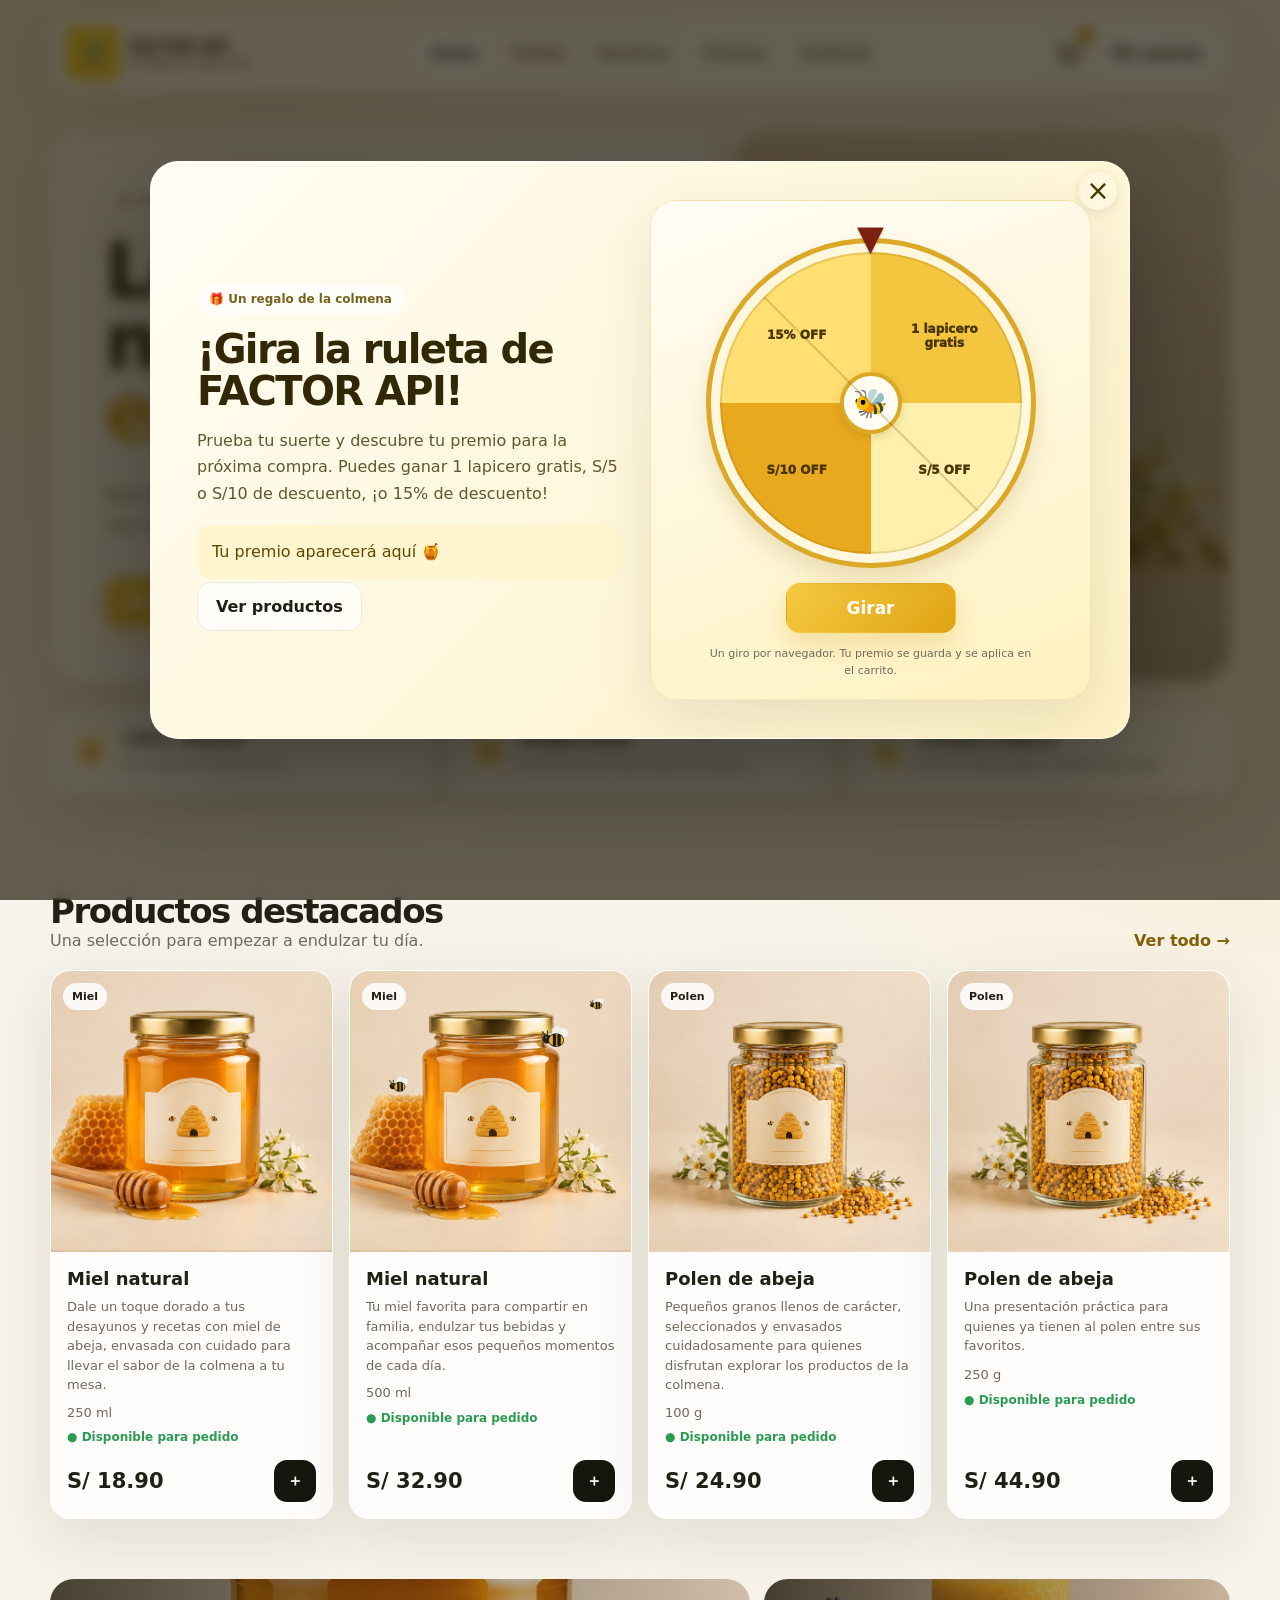
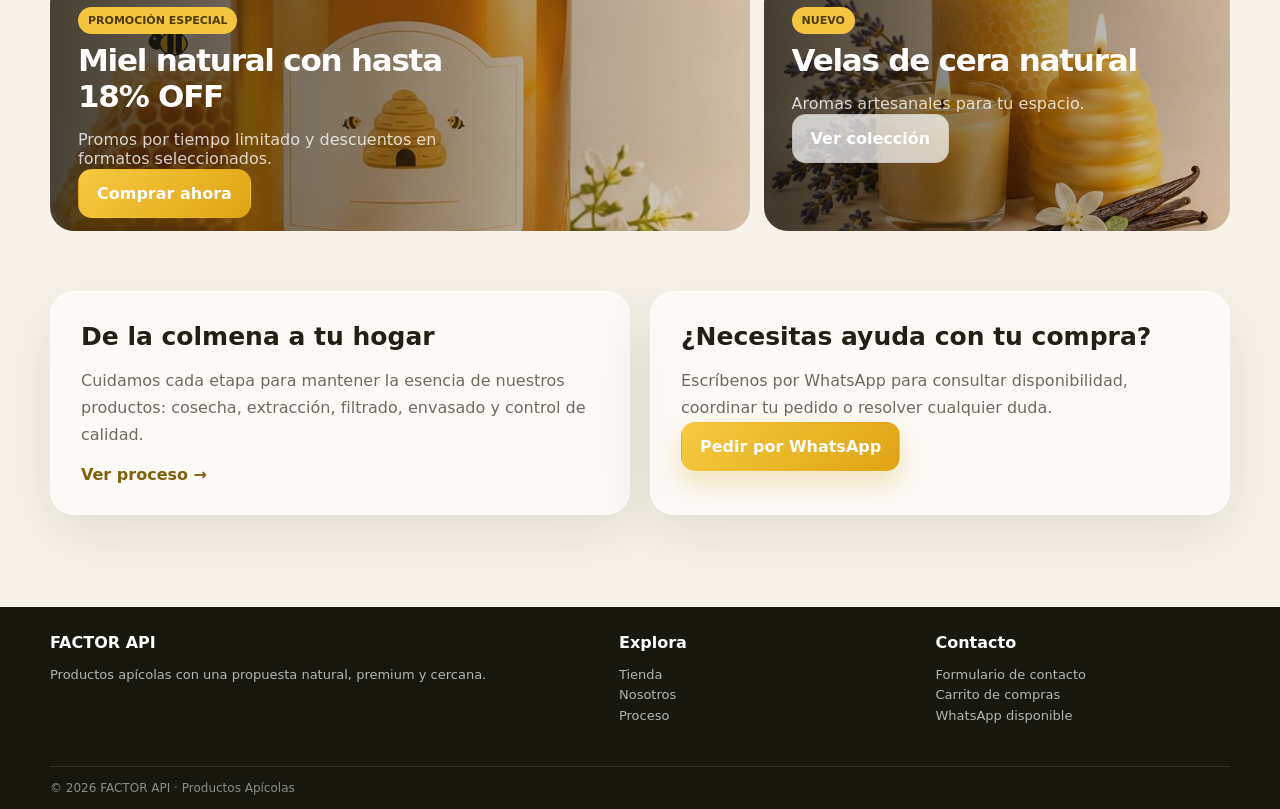
<file: index.html>
<!doctype html><html lang="es"><head><meta charset="utf-8"><meta name="viewport" content="width=device-width, initial-scale=1"><title>FACTOR API | Productos Apícolas</title><meta name="description" content="Miel natural, polen, velas de cera y propóleo. Compra online en FACTOR API."><link rel="stylesheet" href="styles.css"></head><body>
<header class="navbar glass"><a class="brand" href="index.html"><img src="./assets/logo.png" alt="FACTOR API"><span>FACTOR API<small>Productos Apícolas</small></span></a><nav class="nav-links"><a class="active" href="index.html">Home</a><a href="tienda.html">Tienda</a><a href="nosotros.html">Nosotros</a><a href="proceso.html">Proceso</a><a href="contacto.html">Contacto</a></nav><div class="nav-actions"><a class="cart-btn icon-btn" href="carrito.html" aria-label="Carrito"><svg class="cart-svg" viewBox="0 0 32 32" aria-hidden="true" focusable="false"><path d="M3 5h3l3.1 15.2a2 2 0 0 0 2 1.6h12.8a2 2 0 0 0 1.9-1.4L29 10H8"/><path d="M12 25.5a1.8 1.8 0 1 0 0 .1M23 25.5a1.8 1.8 0 1 0 0 .1"/><path class="cart-honey-line" d="M12 13h12"/></svg><span class="cart-count" data-cart-count>0</span></a><a class="pill-btn" href="contacto.html">Mi cuenta</a></div></header>
<main class="container">
<section class="hero"><div class="hero-grid"><div class="hero-card glass hero-copy"><span class="eyebrow">🐝 Cosecha responsable · Calidad garantizada</span><h1>Lo mejor de la naturaleza, <em>en cada gota.</em></h1><p>Miel de abeja 100% natural y productos apícolas elaborados con una estética cuidada, procesos responsables y sabor auténtico.</p><div class="hero-actions"><a class="primary-btn" href="tienda.html">Ver productos →</a><a class="secondary-btn" href="proceso.html">Conocer el proceso</a></div></div><div class="hero-card hero-photo" style="background-image:url('./assets/honey.jpg')"></div></div></section>
<div class="trust-row"><div class="trust-card glass"><div class="trust-icon">🍯</div><div><strong>100% natural</strong><span>Sin aditivos innecesarios.</span></div></div><div class="trust-card glass"><div class="trust-icon">🌼</div><div><strong>Origen local</strong><span>Productos con identidad y cuidado.</span></div></div><div class="trust-card glass"><div class="trust-icon">🔒</div><div><strong>Compra segura</strong><span>Carrito, WhatsApp y medios de pago.</span></div></div></div>
<section class="section"><div class="section-head"><div><h2>Productos destacados</h2><p>Una selección para empezar a endulzar tu día.</p></div><a class="link-arrow" href="tienda.html">Ver todo →</a></div><div id="home-products" class="product-grid"></div></section>

<section class="promo"><div class="promo-card" style="background-image:url('./assets/honey-500.jpg')"><div class="promo-content"><span class="badge">PROMOCIÓN ESPECIAL</span><h3>Miel natural con hasta 18% OFF</h3><p>Promos por tiempo limitado y descuentos en formatos seleccionados.</p><a href="tienda.html" class="primary-btn">Comprar ahora</a></div></div><div class="promo-card" style="background-image:url('./assets/candles.jpg')"><div class="promo-content"><span class="badge">NUEVO</span><h3>Velas de cera natural</h3><p>Aromas artesanales para tu espacio.</p><a href="tienda.html" class="secondary-btn">Ver colección</a></div></div></section>
<section class="section"><div class="story-grid"><div class="story-card glass"><h3>De la colmena a tu hogar</h3><p>Cuidamos cada etapa para mantener la esencia de nuestros productos: cosecha, extracción, filtrado, envasado y control de calidad.</p><a class="link-arrow" href="proceso.html">Ver proceso →</a></div><div class="story-card glass"><h3>¿Necesitas ayuda con tu compra?</h3><p>Escríbenos por WhatsApp para consultar disponibilidad, coordinar tu pedido o resolver cualquier duda.</p><a class="primary-btn" href="https://wa.me/51941983088?text=Hola%20FACTOR%20API,%20quiero%20hacer%20una%20consulta" target="_blank">Pedir por WhatsApp</a></div></div></section>
</main>
<footer class="footer"><div class="container footer-inner"><div><h4>FACTOR API</h4><p>Productos apícolas con una propuesta natural, premium y cercana.</p></div><div><h4>Explora</h4><p><a href="tienda.html">Tienda</a><br><a href="nosotros.html">Nosotros</a><br><a href="proceso.html">Proceso</a></p></div><div><h4>Contacto</h4><p><a href="contacto.html">Formulario de contacto</a><br><a href="carrito.html">Carrito de compras</a><br>WhatsApp disponible</p></div></div><div class="container footer-bottom">© <span id="year"></span> FACTOR API · Productos Apícolas</div></footer>
<div id="toast" class="toast"></div><div id="celebrate" class="celebrate"><div class="celebrate-card"><div class="bee-float">🐝</div><h2>¡Pedido listo!</h2><p>Te llevamos a WhatsApp para confirmar tu compra.</p></div></div>
<script src="app.js"></script><script>document.addEventListener('DOMContentLoaded',()=>{const el=document.querySelector('#home-products');if(el)el.innerHTML=PRODUCTS.slice(0,4).map(productCard).join('')})</script></body></html>
</file>
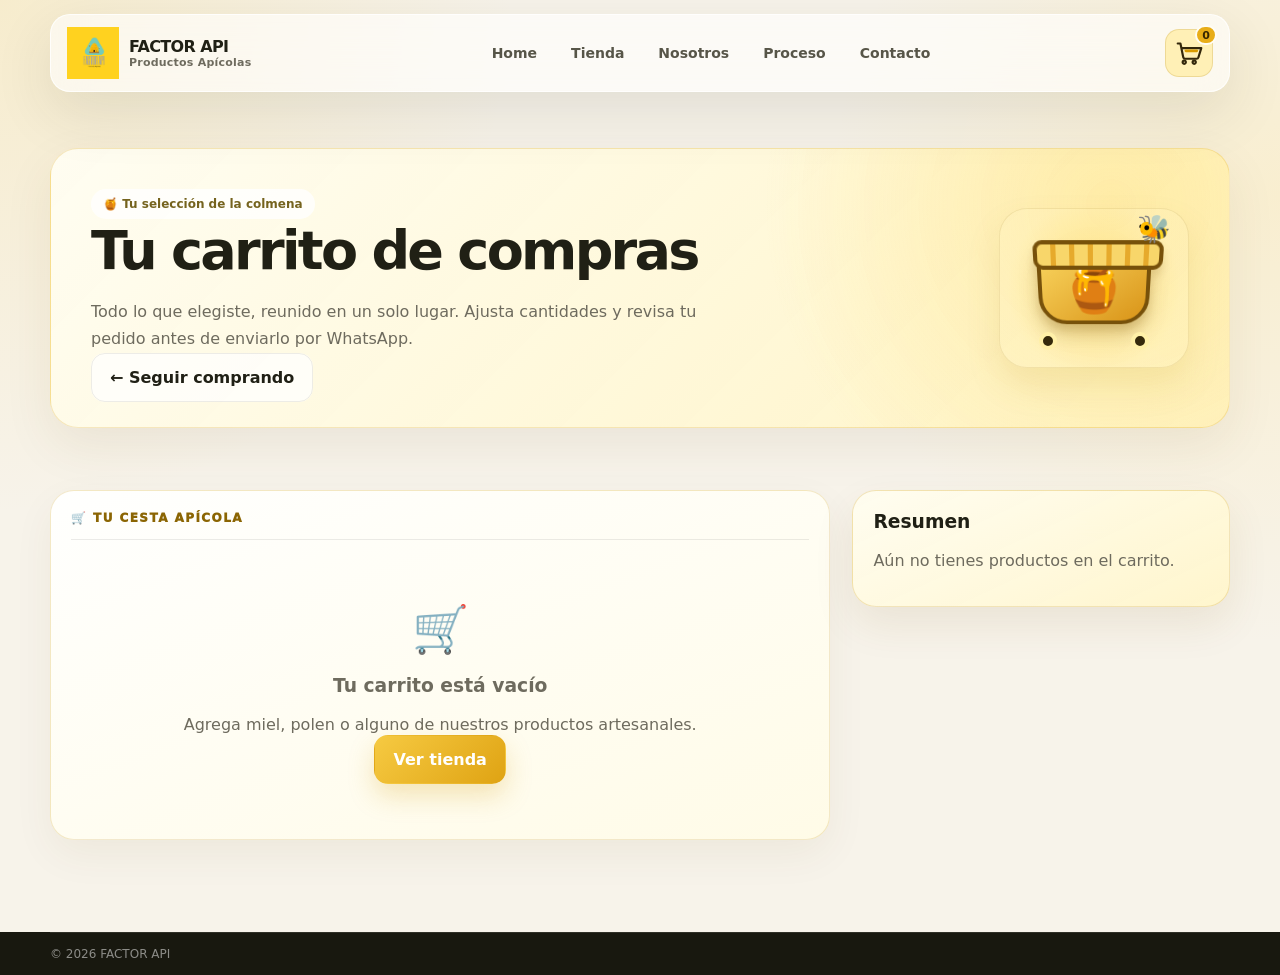
<file: carrito.html>
<!doctype html><html lang="es"><head><meta charset="utf-8"><meta name="viewport" content="width=device-width, initial-scale=1"><title>Carrito | FACTOR API</title><link rel="stylesheet" href="styles.css"></head><body>
<header class="navbar glass"><a class="brand" href="index.html"><img src="./assets/logo.png" alt="FACTOR API"><span>FACTOR API<small>Productos Apícolas</small></span></a><nav class="nav-links"><a href="index.html">Home</a><a href="tienda.html">Tienda</a><a href="nosotros.html">Nosotros</a><a href="proceso.html">Proceso</a><a href="contacto.html">Contacto</a></nav><div class="nav-actions"><a class="cart-btn icon-btn active-cart" href="carrito.html" aria-label="Carrito de compras" aria-current="page"><svg class="cart-svg" viewBox="0 0 32 32" aria-hidden="true" focusable="false"><path d="M3 5h3l3.1 15.2a2 2 0 0 0 2 1.6h12.8a2 2 0 0 0 1.9-1.4L29 10H8"/><path d="M12 25.5a1.8 1.8 0 1 0 0 .1M23 25.5a1.8 1.8 0 1 0 0 .1"/><path class="cart-honey-line" d="M12 13h12"/></svg><span class="cart-count" data-cart-count>0</span></a></div></header>
<main class="container"><section class="page-hero cart-hero"><div class="glass cart-hero-inner"><div><span class="eyebrow">🍯 Tu selección de la colmena</span><h1>Tu carrito de compras</h1><p>Todo lo que elegiste, reunido en un solo lugar. Ajusta cantidades y revisa tu pedido antes de enviarlo por WhatsApp.</p><a href="tienda.html" class="secondary-btn">← Seguir comprando</a></div><div class="cart-hero-art" aria-hidden="true"><div class="cart-hero-basket">🍯</div><span>🐝</span><i></i><b></b></div></div></section><section class="section"><div class="cart-layout"><div id="cart-list" class="cart-list glass"></div><aside id="cart-summary" class="summary glass"></aside></div></section></main>
<footer class="footer"><div class="container footer-bottom">© <span id="year"></span> FACTOR API</div></footer><div id="toast" class="toast"></div><div id="celebrate" class="celebrate"><div class="celebrate-card"><div class="bee-float">🐝</div><h2>¡Pedido completado!</h2><p>Tu selección está lista. Abriendo WhatsApp...</p></div></div><script src="app.js"></script></body></html>
</file>
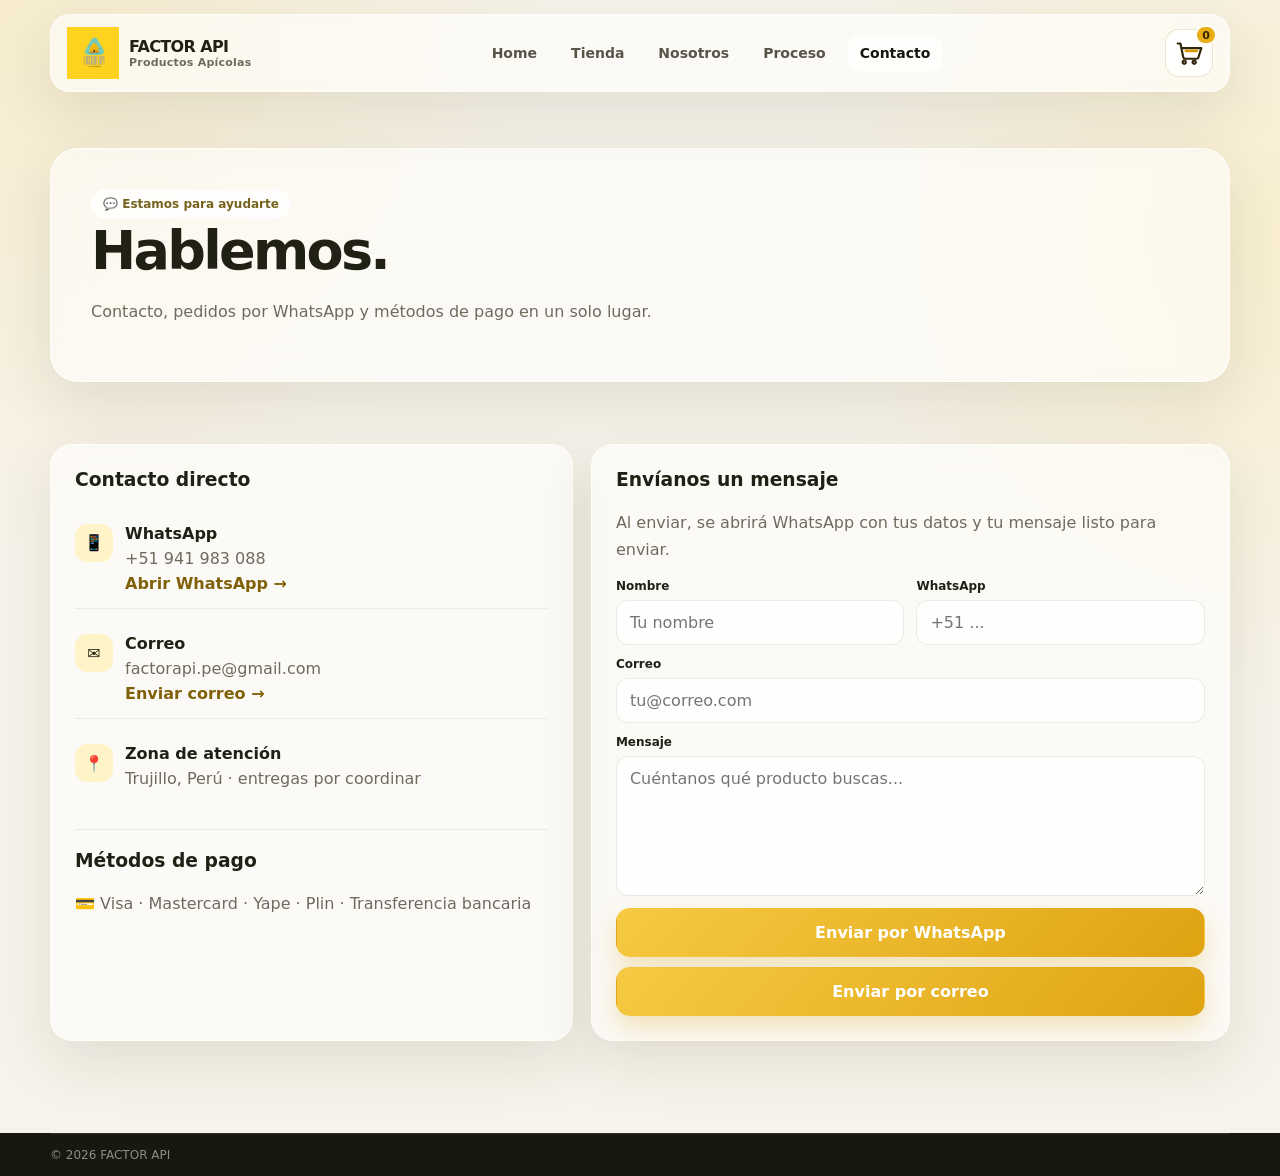
<file: contacto.html>
<!doctype html><html lang="es"><head><meta charset="utf-8"><meta name="viewport" content="width=device-width, initial-scale=1"><title>Contacto | FACTOR API</title><link rel="stylesheet" href="styles.css"></head><body>
<header class="navbar glass"><a class="brand" href="index.html"><img src="./assets/logo.png" alt="FACTOR API"><span>FACTOR API<small>Productos Apícolas</small></span></a><nav class="nav-links"><a href="index.html">Home</a><a href="tienda.html">Tienda</a><a href="nosotros.html">Nosotros</a><a href="proceso.html">Proceso</a><a class="active" href="contacto.html">Contacto</a></nav><div class="nav-actions"><a class="cart-btn icon-btn" href="carrito.html" aria-label="Carrito"><svg class="cart-svg" viewBox="0 0 32 32" aria-hidden="true" focusable="false"><path d="M3 5h3l3.1 15.2a2 2 0 0 0 2 1.6h12.8a2 2 0 0 0 1.9-1.4L29 10H8"/><path d="M12 25.5a1.8 1.8 0 1 0 0 .1M23 25.5a1.8 1.8 0 1 0 0 .1"/><path class="cart-honey-line" d="M12 13h12"/></svg><span class="cart-count" data-cart-count>0</span></a></div></header>
<main class="container"><section class="page-hero"><div class="glass"><span class="eyebrow">💬 Estamos para ayudarte</span><h1>Hablemos.</h1><p>Contacto, pedidos por WhatsApp y métodos de pago en un solo lugar.</p></div></section>
<section class="section"><div class="contact-grid"><div class="info-card glass"><h3>Contacto directo</h3><div class="contact-list"><div class="contact-item"><div class="contact-icon">📱</div><div><strong>WhatsApp</strong><p style="margin:2px 0">+51 941 983 088</p><a class="link-arrow" target="_blank" href="https://wa.me/51941983088?text=Hola%20FACTOR%20API,%20quiero%20hacer%20una%20consulta">Abrir WhatsApp →</a></div></div><div class="contact-item"><div class="contact-icon">✉️</div><div><strong>Correo</strong><p style="margin:2px 0">factorapi.pe@gmail.com</p><a class="link-arrow" href="mailto:factorapi.pe@gmail.com?subject=Consulta%20FACTOR%20API">Enviar correo →</a></div></div><div class="contact-item"><div class="contact-icon">📍</div><div><strong>Zona de atención</strong><p style="margin:2px 0">Trujillo, Perú · entregas por coordinar</p></div></div></div><hr style="border:0;border-top:1px solid rgba(0,0,0,.07);margin:20px 0"><h3>Métodos de pago</h3><p>💳 Visa · Mastercard · Yape · Plin · Transferencia bancaria</p></div>
<form class="info-card glass" onsubmit="return sendContactMessage(event, this)"><h3>Envíanos un mensaje</h3><p>Al enviar, se abrirá WhatsApp con tus datos y tu mensaje listo para enviar.</p><div class="form-grid"><div class="form-field"><label for="contact-name">Nombre</label><input id="contact-name" name="nombre" required placeholder="Tu nombre"></div><div class="form-field"><label for="contact-phone">WhatsApp</label><input id="contact-phone" name="whatsapp" required placeholder="+51 ..."></div><div class="form-field full"><label for="contact-email">Correo</label><input id="contact-email" name="correo" type="email" required placeholder="tu@correo.com"></div><div class="form-field full"><label for="contact-message">Mensaje</label><textarea id="contact-message" name="mensaje" required placeholder="Cuéntanos qué producto buscas..."></textarea></div><div class="form-field full" style="display:flex;gap:10px;flex-wrap:wrap"><button class="primary-btn" type="submit">Enviar por WhatsApp</button><button class="primary-btn" type="button" onclick="sendContactEmail(this.form)">Enviar por correo</button></div></div></form></div></section></main>
<footer class="footer"><div class="container footer-bottom">© <span id="year"></span> FACTOR API</div></footer><div id="toast" class="toast"></div><script src="app.js"></script></body></html>
</file>
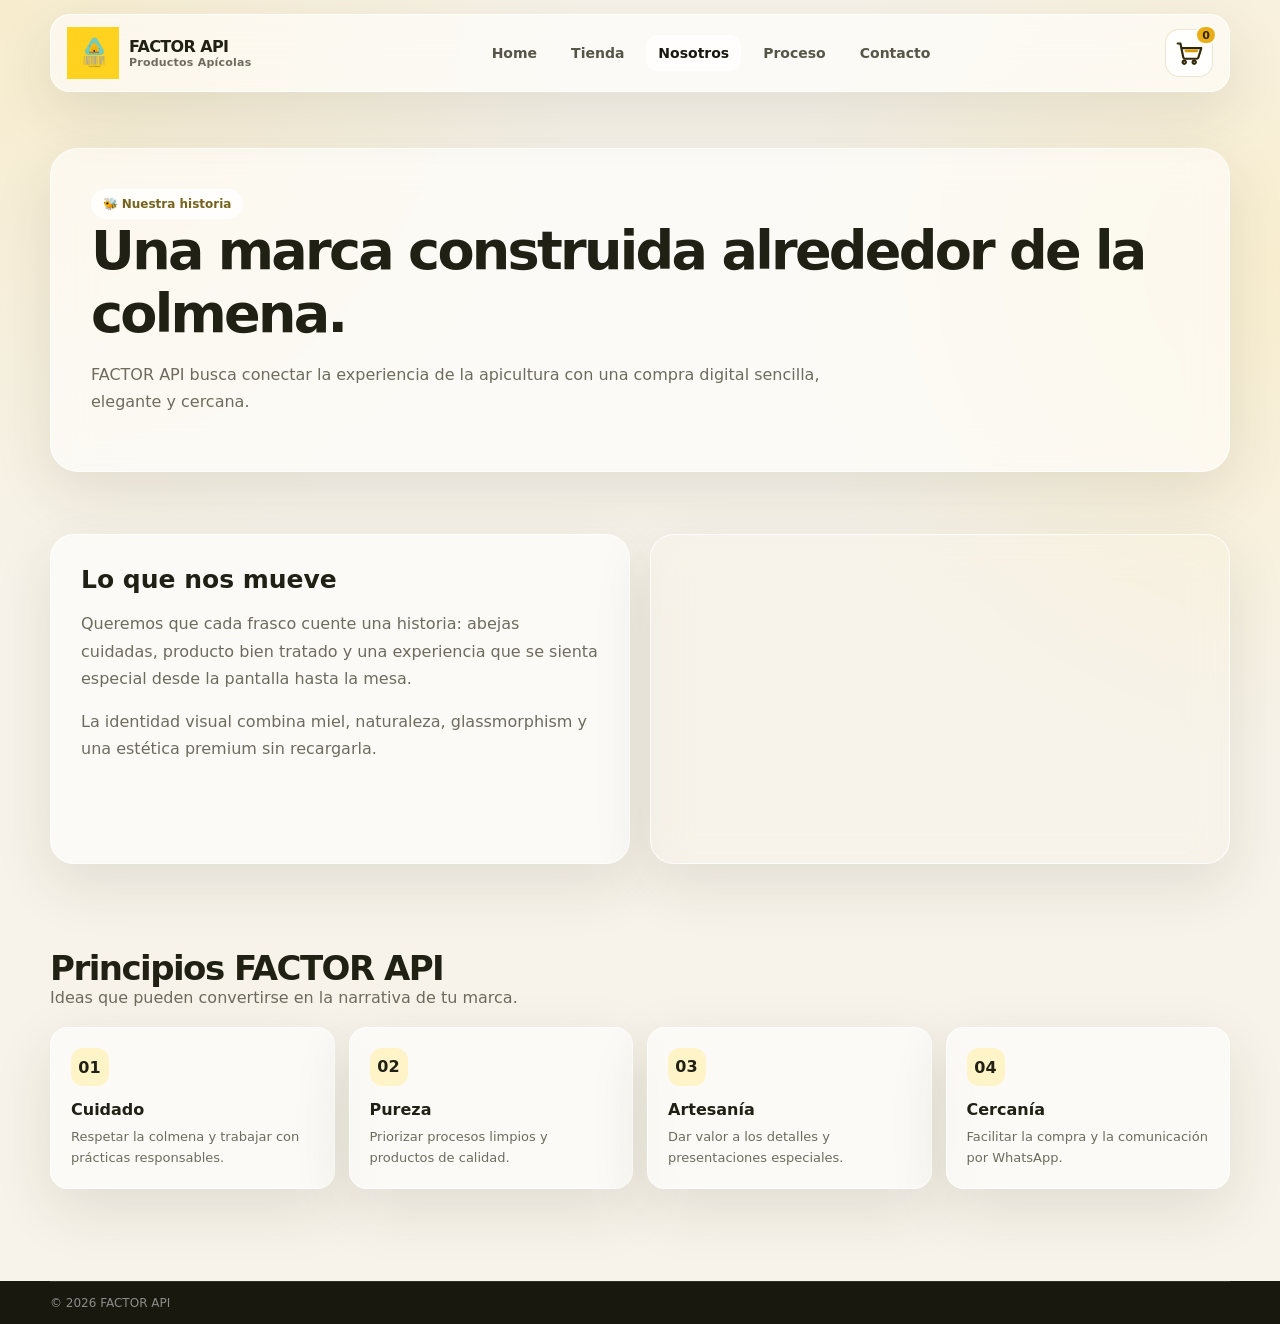
<file: nosotros.html>
<!doctype html><html lang="es"><head><meta charset="utf-8"><meta name="viewport" content="width=device-width, initial-scale=1"><title>Nosotros | FACTOR API</title><link rel="stylesheet" href="styles.css"></head><body>
<header class="navbar glass"><a class="brand" href="index.html"><img src="./assets/logo.png" alt="FACTOR API"><span>FACTOR API<small>Productos Apícolas</small></span></a><nav class="nav-links"><a href="index.html">Home</a><a href="tienda.html">Tienda</a><a class="active" href="nosotros.html">Nosotros</a><a href="proceso.html">Proceso</a><a href="contacto.html">Contacto</a></nav><div class="nav-actions"><a class="cart-btn icon-btn" href="carrito.html" aria-label="Carrito"><svg class="cart-svg" viewBox="0 0 32 32" aria-hidden="true" focusable="false"><path d="M3 5h3l3.1 15.2a2 2 0 0 0 2 1.6h12.8a2 2 0 0 0 1.9-1.4L29 10H8"/><path d="M12 25.5a1.8 1.8 0 1 0 0 .1M23 25.5a1.8 1.8 0 1 0 0 .1"/><path class="cart-honey-line" d="M12 13h12"/></svg><span class="cart-count" data-cart-count>0</span></a></div></header>
<main class="container"><section class="page-hero"><div class="glass"><span class="eyebrow">🐝 Nuestra historia</span><h1>Una marca construida alrededor de la colmena.</h1><p>FACTOR API busca conectar la experiencia de la apicultura con una compra digital sencilla, elegante y cercana.</p></div></section>
<section class="section"><div class="story-grid"><div class="story-card glass"><h3>Lo que nos mueve</h3><p>Queremos que cada frasco cuente una historia: abejas cuidadas, producto bien tratado y una experiencia que se sienta especial desde la pantalla hasta la mesa.</p><p>La identidad visual combina miel, naturaleza, glassmorphism y una estética premium sin recargarla.</p></div><div class="story-card glass" style="background:url('https://images.unsplash.com/photo-1471943311424-646960669fbc?auto=format&fit=crop&w=1200&q=85') center/cover;min-height:330px"></div></div></section>
<section class="section"><div class="section-head"><div><h2>Principios FACTOR API</h2><p>Ideas que pueden convertirse en la narrativa de tu marca.</p></div></div><div class="process"><div class="step glass"><div class="step-num">01</div><h4>Cuidado</h4><p>Respetar la colmena y trabajar con prácticas responsables.</p></div><div class="step glass"><div class="step-num">02</div><h4>Pureza</h4><p>Priorizar procesos limpios y productos de calidad.</p></div><div class="step glass"><div class="step-num">03</div><h4>Artesanía</h4><p>Dar valor a los detalles y presentaciones especiales.</p></div><div class="step glass"><div class="step-num">04</div><h4>Cercanía</h4><p>Facilitar la compra y la comunicación por WhatsApp.</p></div></div></section></main>
<footer class="footer"><div class="container footer-bottom">© <span id="year"></span> FACTOR API</div></footer><script src="app.js"></script></body></html>
</file>
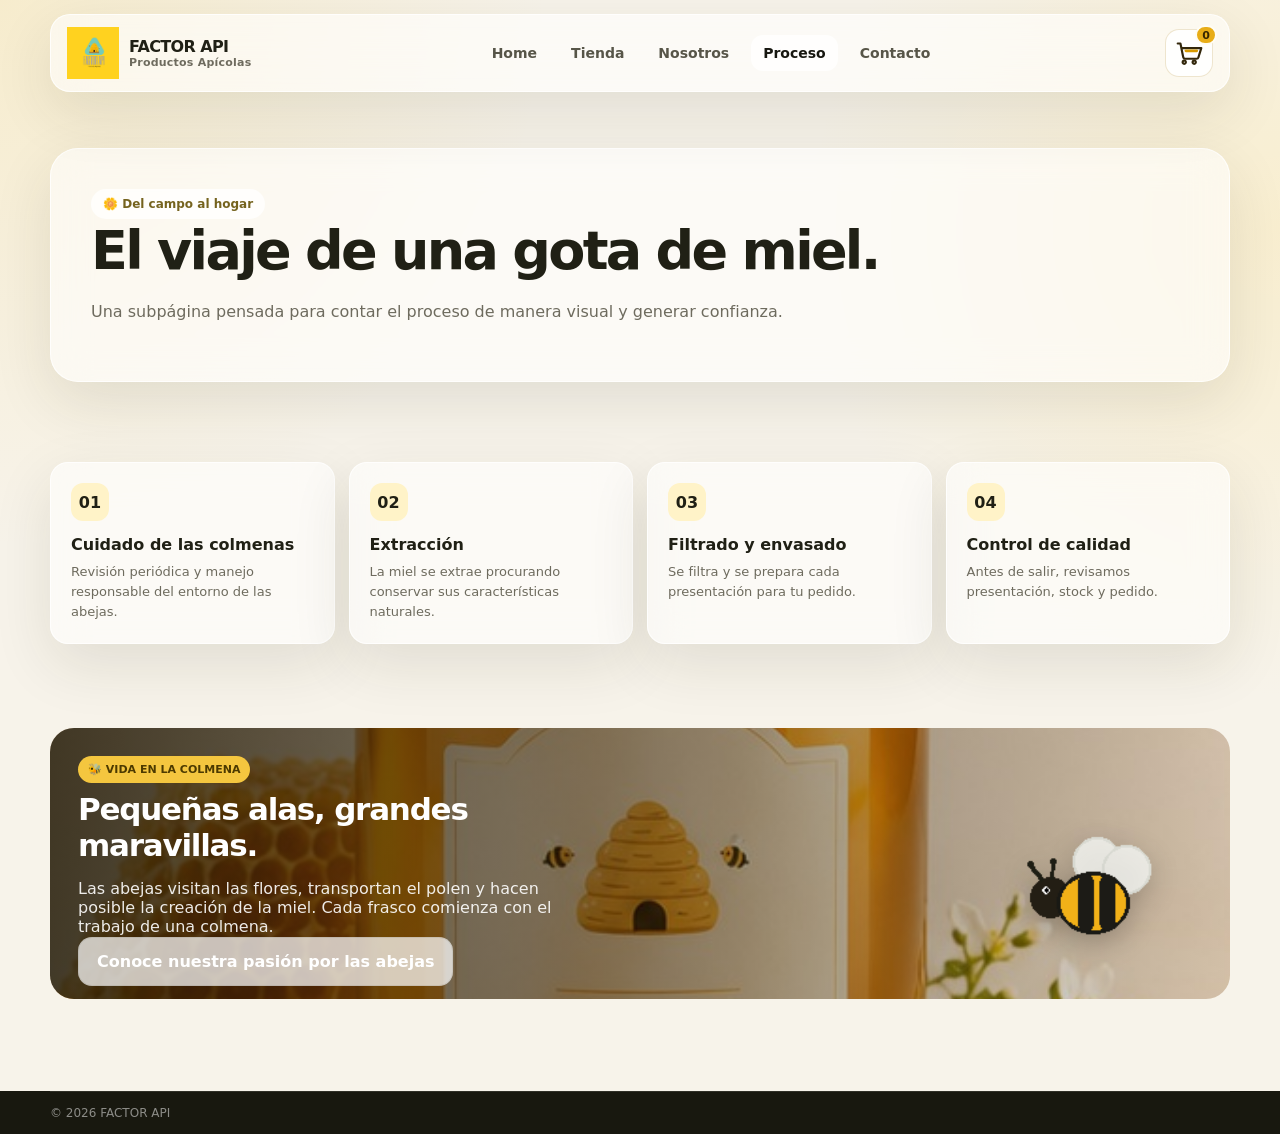
<file: proceso.html>
<!doctype html><html lang="es"><head><meta charset="utf-8"><meta name="viewport" content="width=device-width, initial-scale=1"><title>Proceso | FACTOR API</title><link rel="stylesheet" href="styles.css"></head><body>
<header class="navbar glass"><a class="brand" href="index.html"><img src="./assets/logo.png" alt="FACTOR API"><span>FACTOR API<small>Productos Apícolas</small></span></a><nav class="nav-links"><a href="index.html">Home</a><a href="tienda.html">Tienda</a><a href="nosotros.html">Nosotros</a><a class="active" href="proceso.html">Proceso</a><a href="contacto.html">Contacto</a></nav><div class="nav-actions"><a class="cart-btn icon-btn" href="carrito.html" aria-label="Carrito"><svg class="cart-svg" viewBox="0 0 32 32" aria-hidden="true" focusable="false"><path d="M3 5h3l3.1 15.2a2 2 0 0 0 2 1.6h12.8a2 2 0 0 0 1.9-1.4L29 10H8"/><path d="M12 25.5a1.8 1.8 0 1 0 0 .1M23 25.5a1.8 1.8 0 1 0 0 .1"/><path class="cart-honey-line" d="M12 13h12"/></svg><span class="cart-count" data-cart-count>0</span></a></div></header>
<main class="container"><section class="page-hero"><div class="glass"><span class="eyebrow">🌼 Del campo al hogar</span><h1>El viaje de una gota de miel.</h1><p>Una subpágina pensada para contar el proceso de manera visual y generar confianza.</p></div></section>
<section class="section"><div class="process"><div class="step glass"><div class="step-num">01</div><h4>Cuidado de las colmenas</h4><p>Revisión periódica y manejo responsable del entorno de las abejas.</p></div><div class="step glass"><div class="step-num">02</div><h4>Extracción</h4><p>La miel se extrae procurando conservar sus características naturales.</p></div><div class="step glass"><div class="step-num">03</div><h4>Filtrado y envasado</h4><p>Se filtra y se prepara cada presentación para tu pedido.</p></div><div class="step glass"><div class="step-num">04</div><h4>Control de calidad</h4><p>Antes de salir, revisamos presentación, stock y pedido.</p></div></div></section>
<section class="section"><div class="promo-card process-bee-banner" style="background-image:url('assets/honey.jpg')"><div class="promo-content"><span class="badge">🐝 VIDA EN LA COLMENA</span><h3>Pequeñas alas, grandes maravillas.</h3><p>Las abejas visitan las flores, transportan el polen y hacen posible la creación de la miel. Cada frasco comienza con el trabajo de una colmena.</p><a href="nosotros.html" class="secondary-btn">Conoce nuestra pasión por las abejas</a></div><img class="process-bee" src="assets/bee-overlay.png" alt="Ilustración de una abeja" loading="lazy"></div></section></main>
<footer class="footer"><div class="container footer-bottom">© <span id="year"></span> FACTOR API</div></footer><script src="app.js"></script></body></html>
</file>
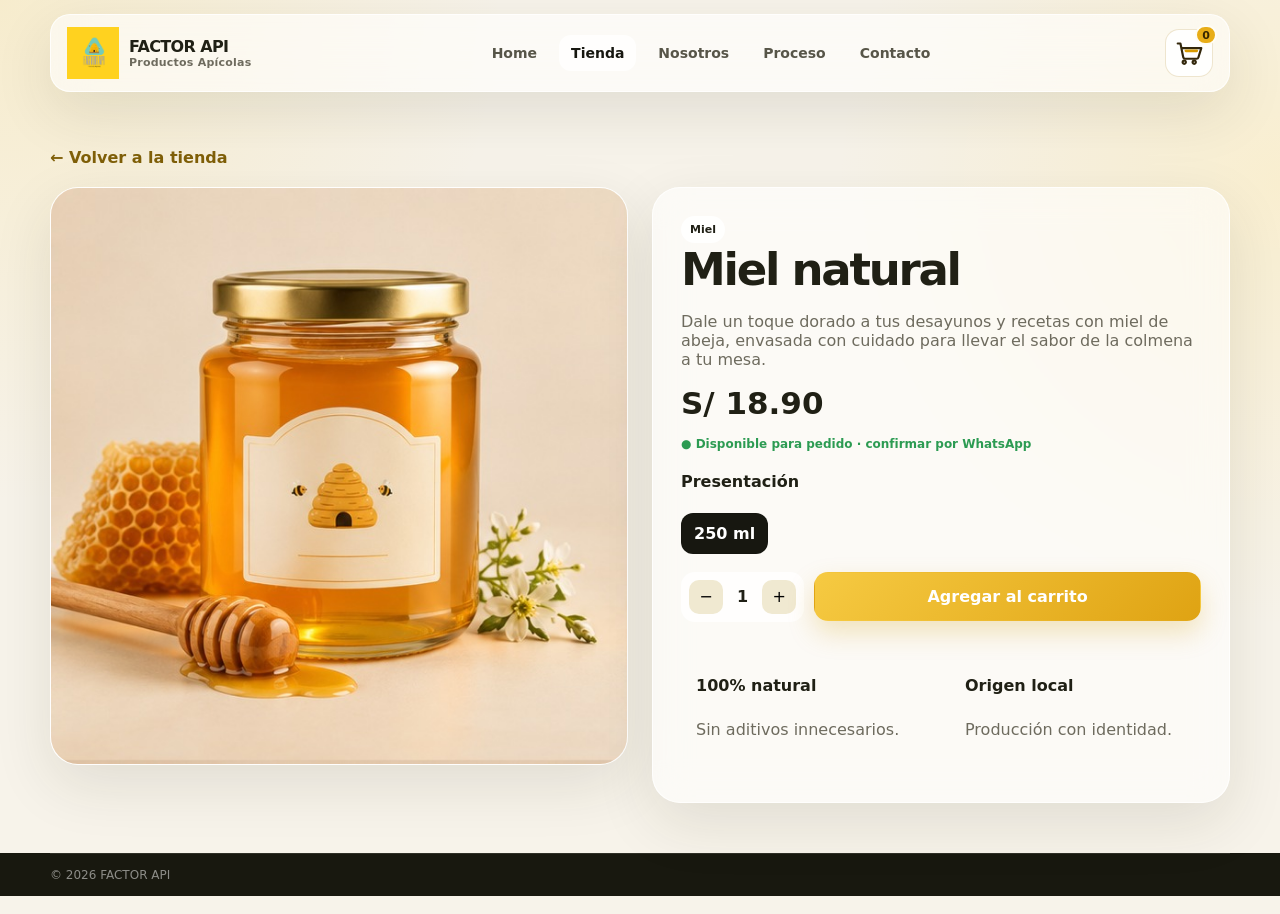
<file: producto.html>
<!doctype html><html lang="es"><head><meta charset="utf-8"><meta name="viewport" content="width=device-width, initial-scale=1"><title>Producto | FACTOR API</title><link rel="stylesheet" href="styles.css"></head><body>
<header class="navbar glass"><a class="brand" href="index.html"><img src="./assets/logo.png" alt="FACTOR API"><span>FACTOR API<small>Productos Apícolas</small></span></a><nav class="nav-links"><a href="index.html">Home</a><a class="active" href="tienda.html">Tienda</a><a href="nosotros.html">Nosotros</a><a href="proceso.html">Proceso</a><a href="contacto.html">Contacto</a></nav><div class="nav-actions"><a class="cart-btn icon-btn" href="carrito.html" aria-label="Carrito"><svg class="cart-svg" viewBox="0 0 32 32" aria-hidden="true" focusable="false"><path d="M3 5h3l3.1 15.2a2 2 0 0 0 2 1.6h12.8a2 2 0 0 0 1.9-1.4L29 10H8"/><path d="M12 25.5a1.8 1.8 0 1 0 0 .1M23 25.5a1.8 1.8 0 1 0 0 .1"/><path class="cart-honey-line" d="M12 13h12"/></svg><span class="cart-count" data-cart-count>0</span></a></div></header>
<main class="container"><section class="page-hero"><div><a class="link-arrow" href="tienda.html">← Volver a la tienda</a></div></section><section id="product-detail" class="detail-layout"></section></main><footer class="footer"><div class="container footer-bottom">© <span id="year"></span> FACTOR API</div></footer><div id="toast" class="toast"></div><script src="app.js"></script></body></html>
</file>
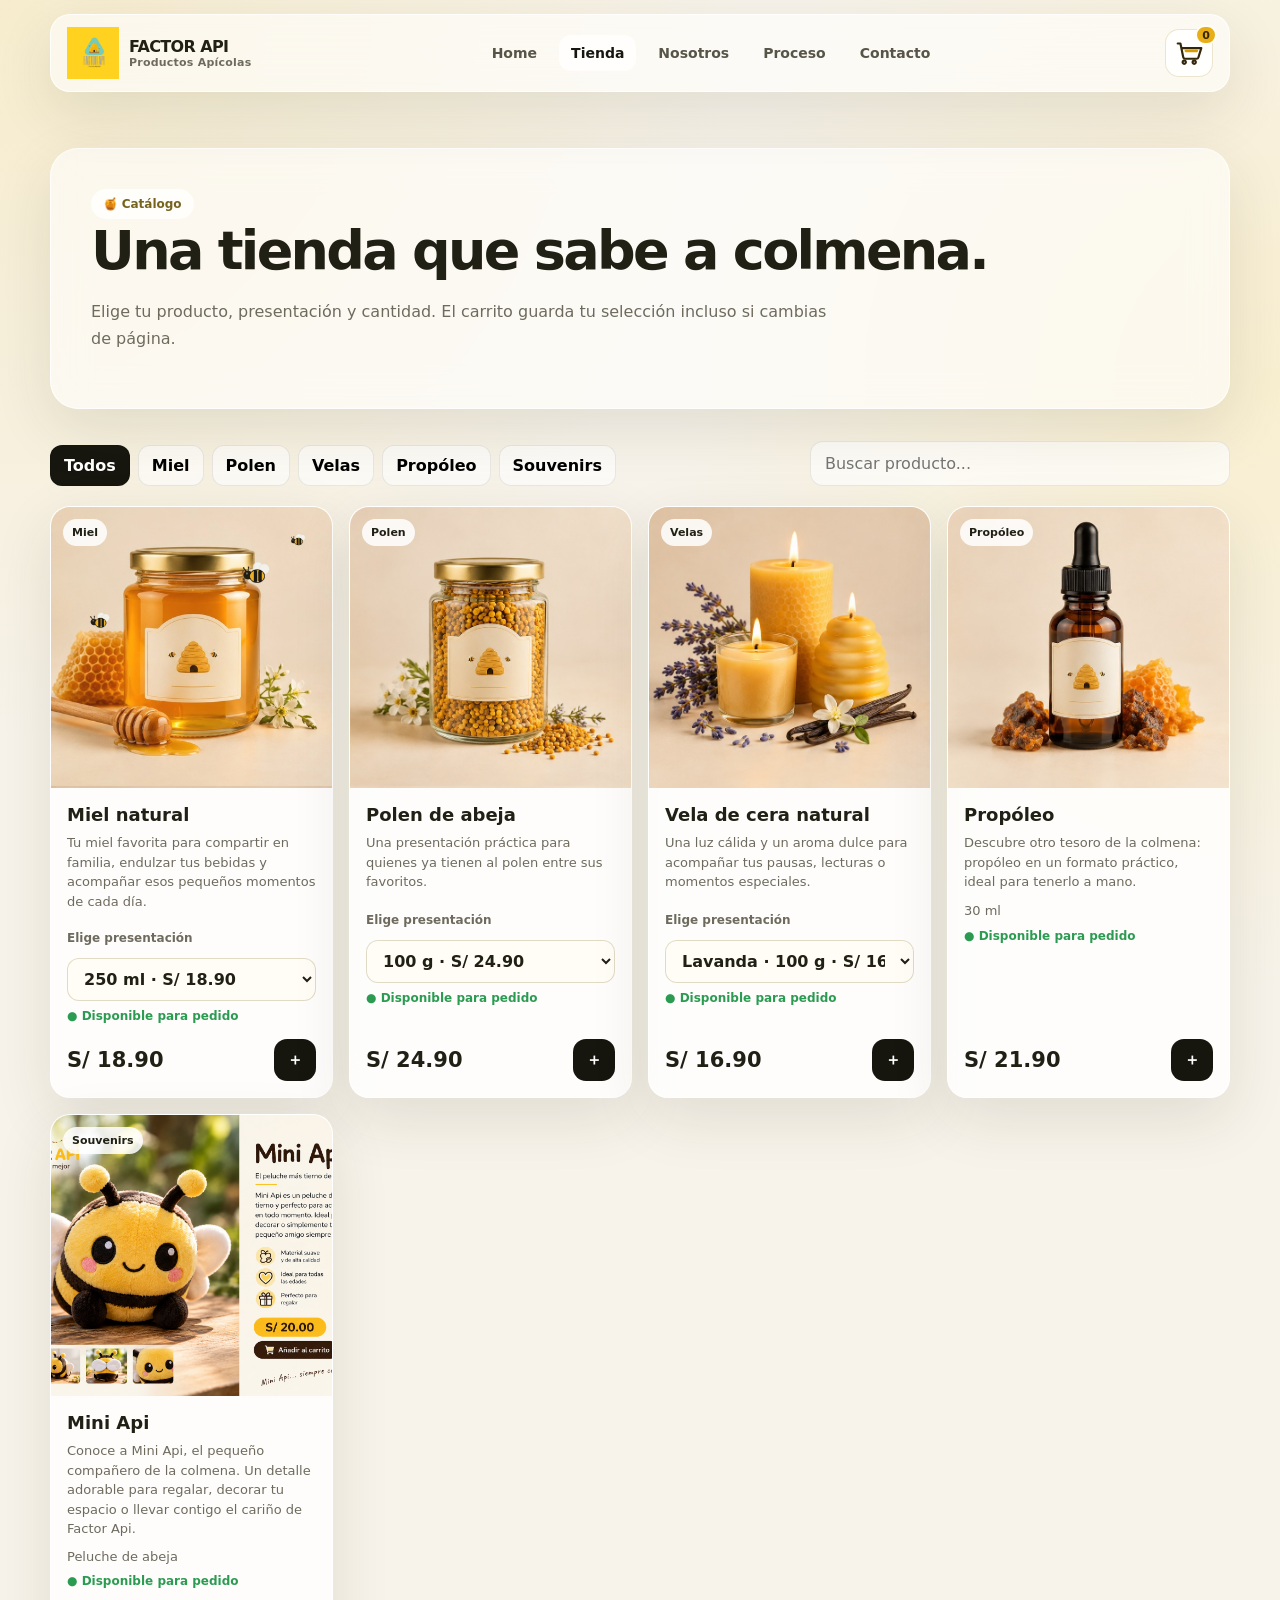
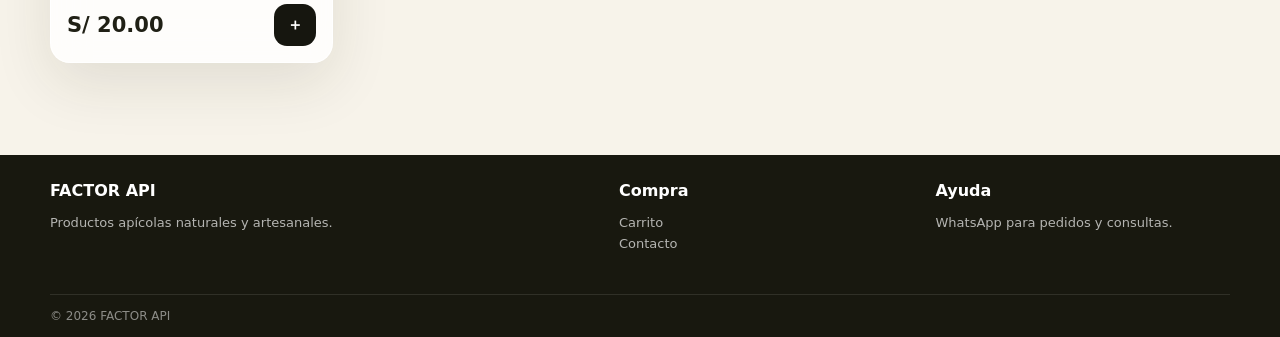
<file: tienda.html>
<!doctype html><html lang="es"><head><meta charset="utf-8"><meta name="viewport" content="width=device-width, initial-scale=1"><title>Tienda | FACTOR API</title><link rel="stylesheet" href="styles.css"></head><body>
<header class="navbar glass"><a class="brand" href="index.html"><img src="./assets/logo.png" alt="FACTOR API"><span>FACTOR API<small>Productos Apícolas</small></span></a><nav class="nav-links"><a href="index.html">Home</a><a class="active" href="tienda.html">Tienda</a><a href="nosotros.html">Nosotros</a><a href="proceso.html">Proceso</a><a href="contacto.html">Contacto</a></nav><div class="nav-actions"><a class="cart-btn icon-btn" href="carrito.html" aria-label="Carrito"><svg class="cart-svg" viewBox="0 0 32 32" aria-hidden="true" focusable="false"><path d="M3 5h3l3.1 15.2a2 2 0 0 0 2 1.6h12.8a2 2 0 0 0 1.9-1.4L29 10H8"/><path d="M12 25.5a1.8 1.8 0 1 0 0 .1M23 25.5a1.8 1.8 0 1 0 0 .1"/><path class="cart-honey-line" d="M12 13h12"/></svg><span class="cart-count" data-cart-count>0</span></a></div></header>
<main class="container"><section class="page-hero"><div class="glass"><span class="eyebrow">🍯 Catálogo</span><h1>Una tienda que sabe a colmena.</h1><p>Elige tu producto, presentación y cantidad. El carrito guarda tu selección incluso si cambias de página.</p></div></section>
<section class="section" style="padding-top:12px"><div class="section-head"><div class="filters"><button class="filter-btn active" data-filter="Todos">Todos</button><button class="filter-btn" data-filter="Miel">Miel</button><button class="filter-btn" data-filter="Polen">Polen</button><button class="filter-btn" data-filter="Velas">Velas</button><button class="filter-btn" data-filter="Propóleo">Propóleo</button><button class="filter-btn" data-filter="Souvenirs">Souvenirs</button></div><input id="search" class="search-bar" placeholder="Buscar producto..." aria-label="Buscar producto"></div><div id="product-grid" class="product-grid"></div></section></main>
<footer class="footer"><div class="container footer-inner"><div><h4>FACTOR API</h4><p>Productos apícolas naturales y artesanales.</p></div><div><h4>Compra</h4><p><a href="carrito.html">Carrito</a><br><a href="contacto.html">Contacto</a></p></div><div><h4>Ayuda</h4><p>WhatsApp para pedidos y consultas.</p></div></div><div class="container footer-bottom">© <span id="year"></span> FACTOR API</div></footer><div id="toast" class="toast"></div><script src="app.js"></script></body></html>
</file>
<file: styles.css>
:root {
  --bg: #f7f3ea;
  --surface: rgba(255, 255, 255, 0.58);
  --surface-strong: rgba(255, 255, 255, 0.82);
  --border: rgba(255, 255, 255, 0.78);
  --text: #202015;
  --muted: #6e6b5e;
  --gold: #d99e16;
  --gold-2: #f4c84b;
  --cream: #fff9e8;
  --dark: #171710;
  --success: #2c9b52;
  --shadow: 0 20px 60px rgba(48, 41, 16, 0.11);
  --radius: 24px;
}

* { box-sizing: border-box; }
html { scroll-behavior: smooth; }
body {
  margin: 0;
  font-family: Inter, ui-sans-serif, system-ui, -apple-system, BlinkMacSystemFont, "Segoe UI", sans-serif;
  color: var(--text);
  background:
    radial-gradient(circle at top left, rgba(245, 204, 74, 0.18), transparent 32%),
    radial-gradient(circle at 100% 20%, rgba(255, 221, 115, 0.22), transparent 30%),
    var(--bg);
  min-height: 100vh;
}

a { color: inherit; text-decoration: none; }
img { max-width: 100%; display: block; }
button, input, select, textarea { font: inherit; }
button { cursor: pointer; }
.container { width: min(1180px, calc(100% - 32px)); margin: 0 auto; }

.glass {
  background: var(--surface);
  border: 1px solid var(--border);
  backdrop-filter: blur(18px);
  -webkit-backdrop-filter: blur(18px);
  box-shadow: var(--shadow);
}

.navbar {
  position: sticky; top: 0; z-index: 50;
  margin: 14px auto 0;
  width: min(1180px, calc(100% - 32px));
  border-radius: 20px;
  padding: 12px 16px;
  display: flex; align-items: center; gap: 16px;
}
.brand { display:flex; align-items:center; gap:10px; min-width: 190px; }
.brand img { width: 52px; height: 52px; object-fit: contain; }
.brand span { font-weight: 800; letter-spacing: -0.04em; }
.brand small { display:block; color:var(--muted); font-weight:600; font-size:11px; letter-spacing:.02em; }
.nav-links { display:flex; justify-content:center; align-items:center; gap: 10px; flex:1; }
.nav-links a { padding: 10px 12px; border-radius: 12px; color: #575548; font-size: 14px; font-weight: 700; }
.nav-links a:hover, .nav-links a.active { background: rgba(255,255,255,.78); color: var(--dark); }
.nav-actions { display:flex; align-items:center; gap:8px; }
.icon-btn, .pill-btn { border:0; background:rgba(255,255,255,.74); padding:10px 12px; border-radius:12px; font-weight:800; }

.cart-btn { position:relative; width:48px; height:48px; display:grid; place-items:center; overflow:visible; }
.cart-art { position:relative; width:32px; height:30px; display:block; }
.cart-basket { position:absolute; left:5px; top:8px; width:22px; height:14px; border:3px solid #171710; border-top:0; border-radius:0 0 8px 8px; transform:skewX(-7deg); background:linear-gradient(180deg,#fff8d6 0%,#f7d45c 100%); }
.cart-basket::before { content:""; position:absolute; left:-5px; top:-7px; width:7px; height:8px; border-left:3px solid #171710; border-top:3px solid #171710; border-radius:4px 0 0 0; }
.cart-wheel { position:absolute; bottom:1px; width:5px; height:5px; border-radius:50%; background:#171710; }
.wheel-1 { left:9px; } .wheel-2 { left:23px; }
.honey-drip { position:absolute; left:9px; top:18px; width:15px; height:9px; background:#f4b91e; border-radius:0 0 9px 9px; box-shadow:0 3px 0 -1px #f4b91e; opacity:.95; }
.honey-drip::after { content:""; position:absolute; right:2px; top:4px; width:4px; height:9px; border-radius:0 0 5px 5px; background:#f4b91e; }
.bee-mini { position:absolute; right:-8px; top:-12px; font-size:14px; transform:rotate(-12deg); }
.cart-count { position:absolute; top:0; right:-2px; min-width:18px; height:18px; padding:0 4px; display:grid; place-items:center; border-radius:999px; background:#f4c63f; color:#4c3a00; font-size:10px; font-weight:1000; border:2px solid #fff9e8; z-index:3; }
.cart-added .cart-art { animation:cartHoney 850ms cubic-bezier(.2,.8,.2,1); }
.cart-added .honey-drip { animation:drip 850ms ease-out; }
.cart-added .bee-mini { animation:beeBuzz 850ms ease-out; }
@keyframes cartHoney { 0% { transform:scale(1) rotate(0); } 25% { transform:scale(1.18) rotate(-5deg); } 55% { transform:translateY(-3px) scale(1.08) rotate(4deg); } 100% { transform:scale(1) rotate(0); } }
@keyframes drip { 0% { transform:scaleY(.5); opacity:.3; } 35% { transform:scaleY(1.2); opacity:1; } 70% { transform:translateY(5px) scaleY(.8); opacity:.85; } 100% { transform:translateY(0) scaleY(1); opacity:.95; } }
@keyframes beeBuzz { 0%,100% { transform:translate(0,0) rotate(-12deg); } 25% { transform:translate(5px,-5px) rotate(8deg); } 50% { transform:translate(-3px,-8px) rotate(-4deg); } 75% { transform:translate(6px,-2px) rotate(10deg); } }

.cart-count { position:absolute; top:-7px; right:-6px; min-width:19px; height:19px; padding:0 5px; border-radius:999px; display:grid; place-items:center; background:var(--gold); color:#fff; font-size:10px; }

.hero { padding: 38px 0 10px; }
.hero-grid { display:grid; grid-template-columns: 1.15fr .85fr; gap:20px; align-items:stretch; }
.hero-card { overflow:hidden; min-height: 480px; border-radius: 32px; position:relative; }
.hero-copy { padding: 54px; display:flex; flex-direction:column; justify-content:center; position:relative; z-index:2; }
.eyebrow { display:inline-flex; width:max-content; gap:8px; align-items:center; padding:8px 12px; background:rgba(255,255,255,.76); border-radius:999px; font-weight:800; font-size:12px; color:#75631e; }
.hero h1 { font-size: clamp(42px, 6vw, 76px); line-height:.94; margin: 20px 0 16px; letter-spacing:-0.055em; }
.hero h1 em { color: var(--gold); font-style:normal; }
.hero p { max-width: 620px; color: var(--muted); font-size:17px; line-height:1.7; }
.hero-actions { display:flex; flex-wrap:wrap; gap:12px; margin-top:20px; }
.primary-btn, .secondary-btn { padding:14px 18px; border-radius:14px; border:1px solid transparent; font-weight:900; }
.primary-btn { background:linear-gradient(135deg,#f6ca42,#dfa313); color:#fff; box-shadow: 0 12px 26px rgba(211,155,14,.25); }
.secondary-btn { background:rgba(255,255,255,.72); border-color:rgba(33,32,18,.08); }
.hero-photo { min-height: 480px; background-size:cover; background-position:center; position:relative; }
.hero-photo::after { content:""; position:absolute; inset:0; background:linear-gradient(180deg, rgba(30,30,10,.04), rgba(40,30,0,.3)); }

.trust-row { display:grid; grid-template-columns: repeat(3, 1fr); gap:14px; margin:18px 0 56px; }
.trust-card { padding:20px; border-radius:18px; display:flex; gap:12px; align-items:flex-start; }
.trust-icon { width:40px; height:40px; border-radius:12px; display:grid; place-items:center; background:#fff3c8; color:#8b6503; }
.trust-card strong { display:block; margin-bottom:4px; }
.trust-card span { color:var(--muted); font-size:13px; }

.section { padding: 42px 0; }
.section-head { display:flex; justify-content:space-between; align-items:end; gap:20px; margin-bottom:20px; }
.section-head h2 { margin:0; font-size:34px; letter-spacing:-.045em; }
.section-head p { margin:0; color:var(--muted); }
.link-arrow { font-weight:900; color:#806009; }

.product-grid { display:grid; grid-template-columns:repeat(4, 1fr); gap:16px; }
.product-card { border-radius:20px; overflow:hidden; display:flex; flex-direction:column; background:var(--surface-strong); }
.product-image { aspect-ratio:1/1; position:relative; overflow:hidden; background:#efe2b7; }
.product-image img { width:100%; height:100%; object-fit:cover; transition:transform .4s ease; }
.product-card:hover .product-image img { transform:scale(1.04); }
.tag { position:absolute; top:12px; left:12px; padding:7px 9px; border-radius:999px; background:rgba(255,255,255,.86); font-size:11px; font-weight:900; }
.stock { font-size:12px; font-weight:800; }
.stock.ok { color:var(--success); }
.stock.low { color:#a66e10; }
.product-body { padding:16px; display:flex; flex-direction:column; gap:8px; flex:1; }
.product-body h3 { margin:0; font-size:18px; }
.product-body p { margin:0; color:var(--muted); font-size:13px; line-height:1.5; }
.price-row { display:flex; align-items:center; justify-content:space-between; gap:10px; margin-top:auto; padding-top:8px; }
.price { font-size:21px; font-weight:900; }
.product-bottom { display:flex; align-items:center; justify-content:space-between; gap:10px; }
.add-btn { border:0; width:42px; height:42px; border-radius:13px; background:#16160f; color:#fff; font-weight:900; }

.promo { display:grid; grid-template-columns: 1.2fr .8fr; gap:14px; margin:18px 0; }
.promo-card { border-radius:24px; min-height:220px; padding:28px; position:relative; overflow:hidden; background-size:cover; background-position:center; }
.promo-card::after { content:""; position:absolute; inset:0; background:linear-gradient(90deg, rgba(14,14,7,.74), rgba(14,14,7,.12)); }
.promo-content { position:relative; z-index:1; max-width:430px; color:#fff; }
.promo-content h3 { font-size:31px; margin:8px 0; letter-spacing:-.04em; }
.promo-content p { color:rgba(255,255,255,.78); }
.badge { display:inline-block; padding:7px 10px; border-radius:999px; background:#f4c63f; color:#4c3a00; font-size:11px; font-weight:900; }

.story-grid { display:grid; grid-template-columns:1fr 1fr; gap:20px; }
.story-card { border-radius:24px; padding:30px; }
.story-card h3 { font-size:25px; margin:0 0 12px; }
.story-card p { color:var(--muted); line-height:1.7; }
.process { display:grid; grid-template-columns:repeat(4,1fr); gap:14px; margin-top:18px; }
.step { border-radius:18px; padding:20px; }
.step-num { width:38px; height:38px; display:grid; place-items:center; border-radius:12px; background:#fff3c8; font-weight:900; margin-bottom:14px; }
.step h4 { margin:0 0 8px; }
.step p { margin:0; color:var(--muted); font-size:13px; line-height:1.55; }

.page-hero { padding:56px 0 20px; }
.page-hero .glass { padding:40px; border-radius:28px; }
.page-hero h1 { font-size:54px; letter-spacing:-.05em; margin:0 0 12px; }
.page-hero p { color:var(--muted); max-width:760px; line-height:1.7; }

.detail-layout { display:grid; grid-template-columns:1fr 1fr; gap:24px; align-items:start; }
.detail-image { border-radius:28px; overflow:hidden; aspect-ratio:1 / 1; }
.detail-image img { width:100%; height:100%; object-fit:cover; }
.detail-panel { padding:28px; border-radius:28px; }
.detail-panel h1 { font-size:45px; letter-spacing:-.05em; margin:0 0 10px; }
.detail-price { font-size:31px; font-weight:900; margin:16px 0; }
.options { display:flex; flex-wrap:wrap; gap:8px; margin:14px 0; }
.option { padding:10px 12px; border-radius:12px; border:1px solid rgba(0,0,0,.08); background:rgba(255,255,255,.65); font-weight:800; }
.option.active { background:#171710; color:#fff; }
.qty-row { display:flex; align-items:center; gap:10px; margin:18px 0; }
.qty { display:inline-flex; align-items:center; gap:14px; padding:8px; border-radius:14px; background:rgba(255,255,255,.78); }
.qty button { border:0; width:34px; height:34px; border-radius:10px; background:#f0e9d1; }

.info-grid { display:grid; grid-template-columns:1fr 1fr; gap:18px; }
.info-card { padding:24px; border-radius:22px; }
.info-card h3 { margin-top:0; }
.info-card p, .info-card li { color:var(--muted); line-height:1.7; }
.info-card ul { padding-left:18px; }

.contact-grid { display:grid; grid-template-columns: .9fr 1.1fr; gap:18px; }
.contact-list { display:grid; gap:10px; }
.contact-item { display:flex; gap:12px; align-items:flex-start; padding:15px 0; border-bottom:1px solid rgba(0,0,0,.06); }
.contact-item:last-child { border-bottom:0; }
.contact-icon { width:38px; height:38px; border-radius:12px; display:grid; place-items:center; background:#fff3c8; }
.form-grid { display:grid; grid-template-columns:1fr 1fr; gap:12px; }
.form-field { display:flex; flex-direction:column; gap:7px; }
.form-field.full { grid-column:1/-1; }
.form-field label { font-size:12px; font-weight:900; }
.form-field input, .form-field textarea, .form-field select { width:100%; border:1px solid rgba(0,0,0,.08); background:rgba(255,255,255,.68); border-radius:12px; padding:12px 13px; outline:none; }
.form-field textarea { min-height:140px; resize:vertical; }

.cart-layout { display:grid; grid-template-columns:1fr .4fr; gap:18px; align-items:start; }
.cart-list, .summary { border-radius:24px; padding:20px; }
.cart-item { display:grid; grid-template-columns:84px 1fr auto; gap:14px; align-items:center; padding:14px 0; border-bottom:1px solid rgba(0,0,0,.07); }
.cart-item:last-child { border-bottom:0; }
.cart-item img { width:84px; height:84px; object-fit:cover; border-radius:16px; }
.cart-meta h4 { margin:0 0 4px; }
.cart-meta p { margin:0; color:var(--muted); font-size:12px; }
.summary { position:sticky; top:95px; }
.summary-row { display:flex; justify-content:space-between; margin:10px 0; color:var(--muted); }
.summary-total { display:flex; justify-content:space-between; margin-top:18px; padding-top:18px; border-top:1px solid rgba(0,0,0,.08); font-size:22px; font-weight:900; }

.footer { margin-top:50px; background:#18180f; color:#fff; }
.footer-inner { padding:26px 0; display:grid; grid-template-columns: 1.3fr .7fr .7fr; gap:22px; }
.footer p, .footer a { color:rgba(255,255,255,.68); font-size:13px; line-height:1.6; }
.footer h4 { margin:0 0 8px; }
.footer-bottom { border-top:1px solid rgba(255,255,255,.1); padding:14px 0; color:rgba(255,255,255,.5); font-size:12px; }

.toast { position:fixed; right:20px; bottom:20px; z-index:100; min-width:290px; max-width:360px; padding:14px 16px; border-radius:18px; background:rgba(25,25,16,.94); color:#fff; box-shadow:0 18px 44px rgba(0,0,0,.2); transform:translateY(24px); opacity:0; pointer-events:none; transition:.3s ease; }
.toast.show { transform:translateY(0); opacity:1; }
.toast strong { display:block; margin-bottom:3px; }

.celebrate { position:fixed; inset:0; z-index:120; pointer-events:none; display:grid; place-items:center; }
.celebrate-card { opacity:0; transform:scale(.7); padding:28px; border-radius:28px; text-align:center; background:rgba(255,255,255,.88); box-shadow:0 26px 80px rgba(0,0,0,.18); }
.celebrate.show .celebrate-card { animation:pop .75s ease forwards; }
.bee-float { font-size:48px; animation:bee 1.2s ease-in-out infinite alternate; }
@keyframes bee { from { transform:translate(-7px,-4px) rotate(-4deg); } to { transform:translate(7px,4px) rotate(4deg); } }
@keyframes pop { 0% {opacity:0; transform:scale(.7)} 55% {opacity:1; transform:scale(1.06)} 100% {opacity:1; transform:scale(1)} }

.empty { text-align:center; padding:50px 18px; color:var(--muted); }
.search-bar { width:min(420px,100%); border:1px solid rgba(0,0,0,.08); background:rgba(255,255,255,.68); padding:12px 14px; border-radius:13px; }
.filters { display:flex; gap:8px; flex-wrap:wrap; }
.filter-btn { border:1px solid rgba(0,0,0,.08); background:rgba(255,255,255,.62); padding:10px 13px; border-radius:12px; font-weight:800; }
.filter-btn.active { background:#171710; color:#fff; }

@media (max-width: 980px) {
  .hero-grid, .story-grid, .detail-layout, .contact-grid, .cart-layout, .promo { grid-template-columns:1fr; }
  .product-grid { grid-template-columns:repeat(2,1fr); }
  .process { grid-template-columns:repeat(2,1fr); }
  .nav-links { display:none; }
  .hero-copy { padding:40px; }
  .footer-inner { grid-template-columns:1fr 1fr; }
}
@media (max-width: 620px) {
  .container { width:min(100% - 20px,1180px); }
  .navbar { width:calc(100% - 20px); }
  .brand { min-width:0; }
  .brand span { font-size:14px; }
  .brand small { display:none; }
  .product-grid { grid-template-columns:1fr; }
  .process, .trust-row, .info-grid, .form-grid { grid-template-columns:1fr; }
  .form-field.full { grid-column:auto; }
  .hero h1 { font-size:47px; }
  .hero-copy { padding:28px; }
  .hero-photo { min-height:300px; }
  .page-hero h1 { font-size:41px; }
  .section-head { align-items:flex-start; flex-direction:column; }
  .cart-item { grid-template-columns:70px 1fr; }
  .cart-item > :last-child { grid-column:2; }
  .footer-inner { grid-template-columns:1fr; }
}

/* Presentaciones y descripciones de catálogo */
.variant-label { display:block; margin:12px 0 5px; color:var(--muted); font-size:12px; font-weight:800; }
.variant-select { width:100%; padding:10px 12px; border:1px solid rgba(120,95,25,.22); border-radius:12px; background:#fffdf6; color:var(--text); font-weight:700; }
.product-description { color:var(--muted); font-size:13px; line-height:1.55; min-height:60px; }
.product-size { margin:8px 0 12px; }


/* Carrito con identidad de colmena */
.cart-hero-inner { display:flex; align-items:center; justify-content:space-between; gap:24px; padding:clamp(24px,5vw,48px); overflow:hidden; }
.cart-hero-inner > div:first-child { max-width:660px; }
.cart-hero-inner p { color:var(--muted); line-height:1.7; }
.cart-hero-art { width:190px; height:150px; flex:0 0 190px; position:relative; display:grid; place-items:center; border-radius:34px; background:radial-gradient(circle at 50% 35%,#fff5c9,#f7d76b 65%,#e8b52c); box-shadow:inset 0 0 0 1px rgba(150,104,0,.12),0 18px 34px rgba(179,128,0,.13); }
.cart-hero-basket { font-size:76px; filter:drop-shadow(0 7px 4px rgba(110,70,0,.16)); transform:translateY(8px); }
.cart-hero-art span { position:absolute; right:18px; top:17px; font-size:31px; animation:bee 1.5s ease-in-out infinite alternate; }
.cart-hero-art i,.cart-hero-art b { position:absolute; bottom:21px; width:12px; height:12px; border-radius:50%; background:#2c2818; border:3px solid #f4ca48; }
.cart-hero-art i { left:52px; } .cart-hero-art b { right:52px; }
.cart-list { position:relative; overflow:hidden; }
.cart-list::before { content:"🍯  TU CESTA APÍCOLA"; display:block; margin:-2px 0 12px; padding-bottom:14px; border-bottom:1px solid rgba(0,0,0,.08); font-size:12px; letter-spacing:.12em; font-weight:950; color:#8b6503; }
.cart-item { padding:18px 0; }
.cart-item img { border:1px solid rgba(143,104,12,.15); box-shadow:0 5px 16px rgba(76,57,0,.08); }
.cart-item > div:last-child strong { font-size:16px; color:#5d4709; }
.cart-item > div:last-child button { cursor:pointer; text-decoration:underline; font-weight:700; }
.summary { border:1px solid rgba(202,157,34,.22); background:linear-gradient(155deg,rgba(255,253,240,.97),rgba(255,245,203,.9)); box-shadow:0 18px 42px rgba(107,81,11,.08); }
.summary h3 { margin-top:0; display:flex; align-items:center; gap:8px; }
.coupon-hint,.coupon-applied { margin:14px 0; padding:11px 12px; border-radius:13px; background:rgba(246,202,66,.19); font-size:12px; line-height:1.5; }
.coupon-hint a { color:#765600; font-weight:900; text-decoration:underline; }
.coupon-applied { background:#eaf5df; color:#355c1d; font-weight:800; }
.discount-row { color:#38752a; }

/* Ruleta de premios */
.wheel-section { display:grid; grid-template-columns:1fr 1fr; gap:20px; align-items:center; }
.wheel-copy,.wheel-play { padding:clamp(22px,4vw,36px); border-radius:26px; }
.wheel-copy h2 { font-size:clamp(29px,4vw,42px); line-height:1.05; letter-spacing:-.04em; margin:14px 0; }
.wheel-copy p { color:var(--muted); line-height:1.7; }
.wheel-result { min-height:54px; display:flex; align-items:center; margin:18px 0; padding:13px 15px; border-radius:15px; background:#fff5cf; color:#614900; line-height:1.5; }
.wheel-play { display:flex; flex-direction:column; align-items:center; position:relative; background:linear-gradient(160deg,#fffdf5,#fff2c1); border:1px solid rgba(202,157,34,.2); }
.prize-wheel { width:min(100%,330px); aspect-ratio:1; border-radius:50%; position:relative; margin:12px auto 22px; border:9px solid #fff8df; outline:5px solid #dba927; background:conic-gradient(#f4c63f 0deg 90deg,#fff0ad 90deg 180deg,#e8a91e 180deg 270deg,#ffdf71 270deg 360deg); box-shadow:0 12px 28px rgba(117,80,0,.2),inset 0 0 0 2px rgba(120,80,0,.18); transition:transform 4.2s cubic-bezier(.12,.68,.08,1); }
.prize-wheel::after { content:""; position:absolute; inset:50% 0 auto; height:2px; background:rgba(117,80,0,.24); transform:rotate(45deg); transform-origin:center; }
.wheel-pointer { position:relative; z-index:2; margin-bottom:-25px; color:#7b210d; font-size:35px; line-height:1; filter:drop-shadow(0 2px 1px rgba(0,0,0,.15)); }
.wheel-label { position:absolute; width:34%; max-width:100px; min-height:34px; display:flex; align-items:center; justify-content:center; padding:5px 3px; box-sizing:border-box; text-align:center; font-weight:1000; font-size:clamp(9px, 1vw, 12px); line-height:1.1; color:#4b3600; overflow-wrap:normal; word-break:normal; white-space:normal; transform:none; z-index:1; }
.label-1 { top:22%; right:9%; }
.label-2 { bottom:22%; right:9%; }
.label-3 { bottom:22%; left:9%; }
.label-4 { top:22%; left:9%; }
.wheel-center { position:absolute; top:50%; left:50%; transform:translate(-50%,-50%); width:62px; height:62px; border-radius:50%; display:grid; place-items:center; background:#fffdf1; border:4px solid #dba927; font-size:28px; box-shadow:0 3px 9px rgba(80,55,0,.16); }
.spin-btn { min-width:170px; font-size:17px; cursor:pointer; }
.spin-btn:disabled { opacity:.75; cursor:wait; }
.wheel-note { max-width:330px; text-align:center; color:var(--muted); font-size:11px; line-height:1.5; margin:13px 0 0; }
@media(max-width:760px) { .wheel-section { grid-template-columns:1fr; } .cart-hero-inner { align-items:flex-start; } .cart-hero-art { width:110px; height:110px; flex-basis:110px; } .cart-hero-basket { font-size:52px; } .cart-hero-art i { left:26px; } .cart-hero-art b { right:26px; } }
@media(max-width:480px) { .cart-hero-inner { flex-direction:column; } .cart-hero-art { align-self:center; } .cart-item { grid-template-columns:68px minmax(0,1fr); } .cart-item img { width:68px; height:68px; } .cart-item > div:last-child { grid-column:2; display:flex; align-items:center; justify-content:space-between; text-align:left !important; } .wheel-label { font-size:10px; width:35%; min-height:30px; padding:3px 2px; } }

/* Ruleta emergente al entrar a FACTOR API */
.wheel-popup { position:fixed; inset:0; z-index:999; display:grid; place-items:center; padding:18px; opacity:1; transition:opacity .18s ease; }
.wheel-popup.closing { opacity:0; }
.wheel-popup-backdrop { position:absolute; inset:0; background:rgba(27,22,7,.68); backdrop-filter:blur(7px); }
.wheel-popup-card { position:relative; z-index:1; width:min(980px,100%); max-height:min(92vh,900px); overflow:auto; display:grid; grid-template-columns:1fr 1fr; gap:20px; align-items:center; padding:clamp(20px,4vw,38px); border:1px solid rgba(255,255,255,.7); border-radius:28px; background:linear-gradient(135deg,#fffdf5,#fff2c5); box-shadow:0 30px 100px rgba(0,0,0,.32); }
.wheel-popup-close { position:absolute; top:10px; right:12px; z-index:4; width:38px; height:38px; border:0; border-radius:50%; background:#fff8df; color:#493500; font-size:28px; line-height:1; cursor:pointer; box-shadow:0 3px 12px rgba(0,0,0,.1); }
.wheel-copy-popup { padding:8px; }
.wheel-copy-popup h2 { font-size:clamp(27px,3.5vw,40px); line-height:1.05; letter-spacing:-.04em; margin:14px 0; color:#322707; }
.wheel-copy-popup p { color:#62572f; line-height:1.65; }
.wheel-popup .wheel-play { padding:20px; }
.wheel-popup .prize-wheel { width:min(100%,320px); margin-bottom:20px; }
.wheel-popup-open { overflow:hidden; }
/* Carrito con aspecto de cesta, manteniendo miel y decoración apícola */
.cart-hero-inner { position:relative; overflow:hidden; border:1px solid rgba(218,169,39,.25); background:radial-gradient(circle at 90% 20%,rgba(255,216,89,.35),transparent 32%),linear-gradient(135deg,rgba(255,253,242,.97),rgba(255,243,194,.92)); box-shadow:0 18px 50px rgba(95,70,5,.08); }
.cart-hero-art { position:relative; flex:0 0 190px; width:190px; height:160px; display:grid; place-items:center; border-radius:28px; background:radial-gradient(circle,rgba(255,209,61,.35),rgba(255,247,211,.15) 70%); }
.cart-hero-basket { width:112px; height:76px; display:grid; place-items:center; position:relative; font-size:50px; background:linear-gradient(145deg,#f9d45e,#d99418); border:4px solid #77510a; border-radius:10px 10px 28px 28px; box-shadow:inset 0 7px 0 rgba(255,255,255,.32),0 12px 20px rgba(112,73,0,.18); transform:perspective(130px) rotateX(-8deg); }
.cart-hero-basket::before { content:""; position:absolute; width:118px; height:20px; top:-12px; left:-7px; border:4px solid #77510a; border-radius:9px; background:repeating-linear-gradient(90deg,#f8d66a 0 13px,#e6aa2c 13px 18px); }
.cart-hero-art span { position:absolute; top:5px; right:18px; font-size:27px; animation:beeBuzz 2s ease-in-out infinite; }
.cart-hero-art i,.cart-hero-art b { position:absolute; bottom:18px; width:18px; height:18px; border-radius:50%; background:#35290b; border:4px solid #fff0a8; }
.cart-hero-art i { left:40px; } .cart-hero-art b { right:40px; }
.cart-layout { grid-template-columns:minmax(0,1.55fr) minmax(270px,.75fr); gap:22px; }
.cart-list { border:1px solid rgba(202,157,34,.22); background:linear-gradient(160deg,rgba(255,255,255,.95),rgba(255,251,231,.95)); box-shadow:0 15px 40px rgba(87,65,0,.06); }
.cart-list::before { content:"🛒  TU CESTA APÍCOLA"; display:block; margin:0 0 12px; padding-bottom:14px; border-bottom:1px solid rgba(0,0,0,.08); color:#8b6503; font-size:12px; font-weight:950; letter-spacing:.12em; }
.cart-item { padding:18px 0; }
.cart-item img { border:1px solid rgba(143,104,12,.18); box-shadow:0 5px 16px rgba(76,57,0,.09); }
.summary { border:1px solid rgba(202,157,34,.25); background:linear-gradient(155deg,rgba(255,253,240,.98),rgba(255,245,203,.95)); box-shadow:0 18px 42px rgba(107,81,11,.09); }
.summary h3 { margin-top:0; display:flex; align-items:center; gap:8px; }
@media(max-width:760px) { .wheel-popup-card { grid-template-columns:1fr; gap:12px; max-height:94vh; padding:22px 16px; } .wheel-copy-popup { padding:12px 4px 0; } .wheel-popup .wheel-play { padding:14px; } .wheel-popup .prize-wheel { width:min(76vw,285px); } .cart-layout { grid-template-columns:1fr; } .cart-hero-art { align-self:center; } }


/* Icono de carrito limpio, legible y consistente en todas las páginas */
.cart-btn { width:48px; height:48px; padding:9px; display:inline-grid; place-items:center; position:relative; border-radius:14px; color:#33270b; background:rgba(255,255,255,.9); border:1px solid rgba(168,125,18,.2); transition:transform .18s ease,background .18s ease,box-shadow .18s ease; }
.cart-btn:hover,.cart-btn:focus-visible { background:#fff4c7; transform:translateY(-2px); box-shadow:0 6px 16px rgba(115,80,0,.13); outline:2px solid rgba(218,169,39,.45); outline-offset:2px; }
.cart-svg { display:block; width:29px; height:29px; fill:none; stroke:currentColor; stroke-width:2.4; stroke-linecap:round; stroke-linejoin:round; }
.cart-svg .cart-honey-line { stroke:#d99b00; stroke-width:3; }
.cart-btn .cart-count { top:-5px; right:-5px; min-width:20px; height:20px; padding:0 5px; display:grid; place-items:center; border-radius:999px; background:#e8ad17; color:#352600; border:2px solid #fffdf4; font-size:11px; font-weight:900; line-height:1; }
.active-cart { background:#fff0b6; }
@media(prefers-reduced-motion:reduce) { .cart-btn { transition:none; } }


/* Banner apícola de la página Proceso */
.process-bee-banner { min-height:270px; display:flex; align-items:center; background-position:center 54%; }
.process-bee-banner::after { background:linear-gradient(90deg,rgba(28,22,5,.82),rgba(28,22,5,.43) 58%,rgba(28,22,5,.12)); }
.process-bee-banner .promo-content { max-width:510px; }
.process-bee-banner .promo-content p { color:rgba(255,255,255,.9); }
.process-bee { position:absolute; z-index:1; right:clamp(18px,5vw,64px); bottom:18px; width:clamp(90px,14vw,160px); height:auto; object-fit:contain; filter:drop-shadow(0 8px 14px rgba(0,0,0,.24)); animation:beeBuzz 3.2s ease-in-out infinite; }
@media(max-width:620px) { .process-bee-banner { padding-bottom:112px; } .process-bee { width:90px; right:18px; bottom:12px; } .process-bee-banner .promo-content { max-width:100%; } }
@media(prefers-reduced-motion:reduce) { .process-bee { animation:none; } }
</file>
